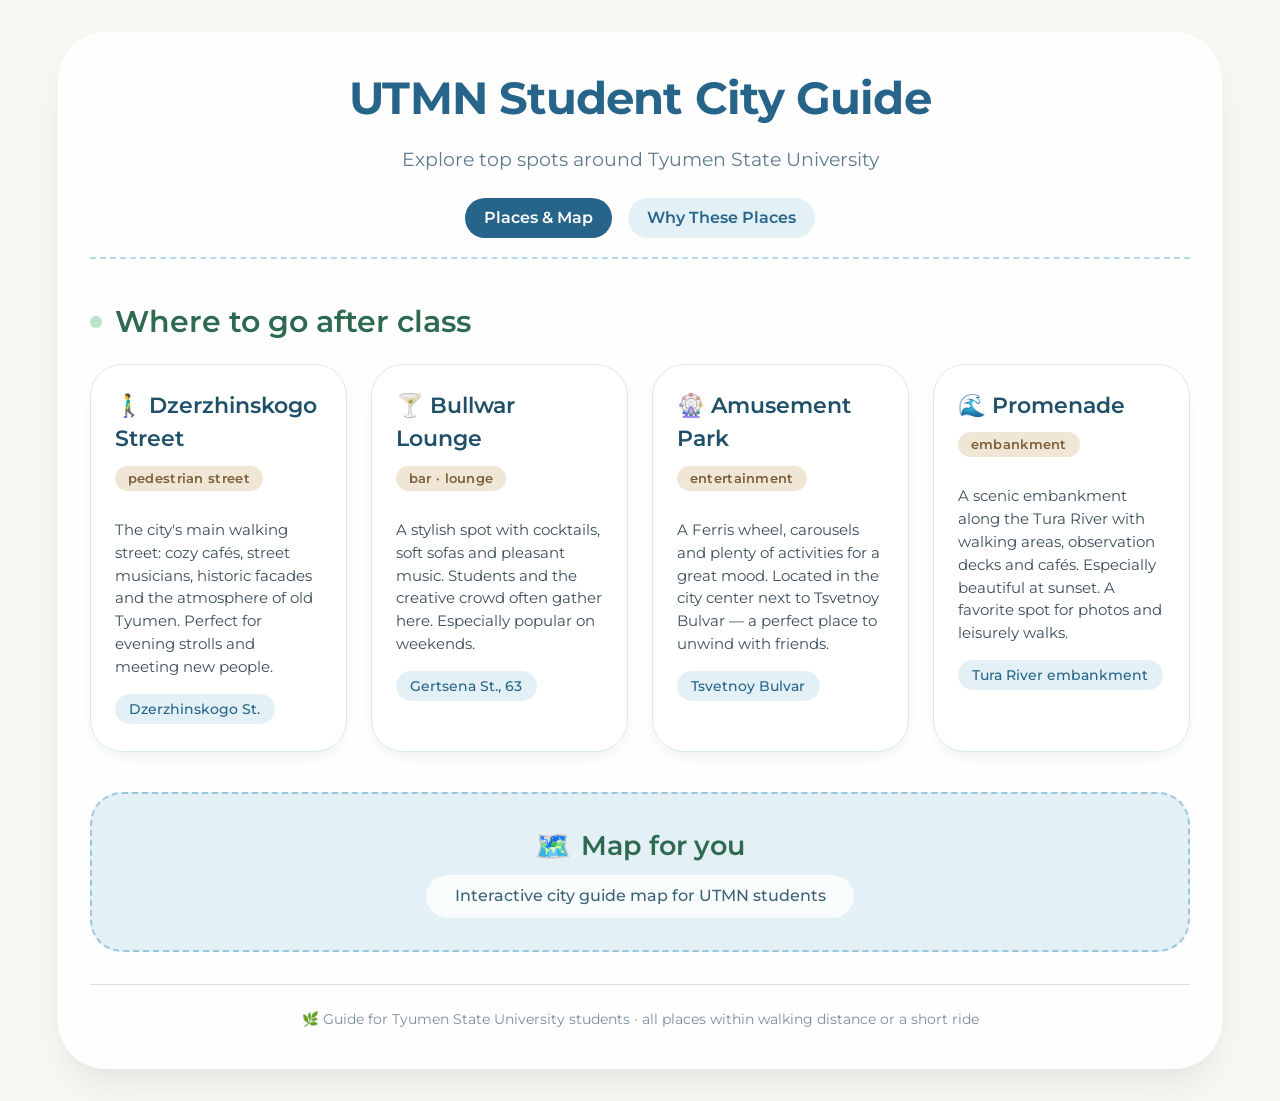
<file: index.html>
<!DOCTYPE html>
<html lang="en">
<head>
  <meta charset="UTF-8">
  <meta name="viewport" content="width=device-width, initial-scale=1.0">
  <title>UTMN Student City Guide</title>
  <link rel="preconnect" href="https://fonts.googleapis.com">
  <link rel="preconnect" href="https://fonts.gstatic.com" crossorigin>
  <link href="https://fonts.googleapis.com/css2?family=Montserrat:wght@400;500;600;700&display=swap" rel="stylesheet">
  <!-- Вот эта строчка связывает сайт с твоим style.css: -->
  <link rel="stylesheet" href="style.css">
</head>
<body>
  <div class="page">
    <header>
      <h1>UTMN Student City Guide</h1>
      <p class="subhead">Explore top spots around Tyumen State University</p>
      <nav class="nav-links">
        <a href="index.html" class="active">Places & Map</a>
        <a href="about.html">Why These Places</a>
      </nav>
    </header>

    <section>
      <div class="section-title">
        <span></span> Where to go after class
      </div>
      <div class="card-grid">

        <div class="place-card">
          <h3>🚶‍♂️ Dzerzhinskogo Street</h3>
          <div class="tag">pedestrian street</div>
          <p>The city's main walking street: cozy cafés, street musicians, historic facades and the atmosphere of old Tyumen. Perfect for evening strolls and meeting new people.</p>
          <div class="address">Dzerzhinskogo St.</div>
        </div>

        <div class="place-card">
          <h3>🍸 Bullwar Lounge</h3>
          <div class="tag">bar · lounge</div>
          <p>A stylish spot with cocktails, soft sofas and pleasant music. Students and the creative crowd often gather here. Especially popular on weekends.</p>
          <div class="address">Gertsena St., 63</div>
        </div>

        <div class="place-card">
          <h3>🎡 Amusement Park</h3>
          <div class="tag">entertainment</div>
          <p>A Ferris wheel, carousels and plenty of activities for a great mood. Located in the city center next to Tsvetnoy Bulvar — a perfect place to unwind with friends.</p>
          <div class="address">Tsvetnoy Bulvar</div>
        </div>

        <div class="place-card">
          <h3>🌊 Promenade</h3>
          <div class="tag">embankment</div>
          <p>A scenic embankment along the Tura River with walking areas, observation decks and cafés. Especially beautiful at sunset. A favorite spot for photos and leisurely walks.</p>
          <div class="address">Tura River embankment</div>
        </div>

      </div>
    </section>

    <div class="map-placeholder" id="map-container">
      <h2><span class="map-icon">🗺️</span> Map for you</h2>
      <p>Interactive city guide map for UTMN students</p>
    </div>

    <div class="footer-note">
      🌿 Guide for Tyumen State University students · all places within walking distance or a short ride
    </div>
  </div>
</body>
</html>
</file>
<file: style.css>
body {
  font-family: 'Montserrat', 'Open Sans', sans-serif;
  background-color: #f9f7f3;
  color: #2f3e46;
  line-height: 1.5;
  padding: 2rem 1rem;
  margin: 0;
}

.page {
  max-width: 1100px;
  margin: 0 auto;
  background-color: rgba(255, 255, 255, 0.85);
  border-radius: 3rem;
  padding: 2.5rem 2rem;
  box-shadow: 0 20px 35px -10px rgba(100, 100, 100, 0.15);
  backdrop-filter: blur(2px);
}

h1 {
  font-size: 2.8rem;
  font-weight: 700;
  text-align: center;
  letter-spacing: -0.02em;
  color: #26648a;
  margin-top: 0;
  margin-bottom: 0.4rem;
  line-height: 1.2;
}

.subhead {
  text-align: center;
  font-weight: 400;
  font-size: 1.2rem;
  color: #5e7c8c;
  margin-bottom: 1.5rem;
}

.nav-links {
  display: flex;
  justify-content: center;
  gap: 1rem;
  margin-bottom: 2.5rem;
  border-bottom: 2px dashed #b7d9e6;
  padding-bottom: 1.2rem;
}

.nav-links a {
  text-decoration: none;
  color: #26648a;
  font-weight: 600;
  padding: 0.5rem 1.2rem;
  border-radius: 2rem;
  background: #e3f0f5;
  transition: all 0.2s ease;
}

.nav-links a:hover, .nav-links a.active {
  background: #26648a;
  color: #ffffff;
}

section { margin-bottom: 2.2rem; }

.section-title {
  font-size: 1.9rem;
  font-weight: 600;
  color: #2d6a4f;
  margin-bottom: 1.2rem;
  display: flex;
  align-items: center;
  gap: 0.8rem;
}

.section-title span {
  background-color: #b7e4c7;
  width: 12px;
  height: 12px;
  border-radius: 50%;
  display: inline-block;
}

.card-grid {
  display: grid;
  grid-template-columns: repeat(auto-fit, minmax(240px, 1fr));
  gap: 1.5rem;
  margin-bottom: 2rem;
}

.place-card {
  background: #ffffffd9;
  backdrop-filter: blur(3px);
  border-radius: 2rem;
  padding: 1.5rem 1.5rem 1.7rem;
  box-shadow: 0 8px 18px -8px rgba(0, 40, 60, 0.1);
  transition: transform 0.15s ease, box-shadow 0.2s;
  border: 1px solid #d7ebe0;
}

.place-card:hover {
  transform: translateY(-4px);
  box-shadow: 0 18px 28px -12px rgba(38, 100, 138, 0.2);
  border-color: #a6d9c6;
}

.place-card h3 {
  font-size: 1.4rem;
  font-weight: 600;
  color: #1f5068;
  margin-top: 0;
  margin-bottom: 0.6rem;
  display: flex;
  align-items: center;
  gap: 0.4rem;
}

.place-card .tag {
  font-size: 0.8rem;
  font-weight: 600;
  background: #f0e6d5;
  color: #7c5e3a;
  padding: 0.2rem 0.8rem;
  border-radius: 30px;
  display: inline-block;
  margin-bottom: 0.8rem;
  letter-spacing: 0.3px;
}

.place-card p {
  font-size: 0.95rem;
  color: #3b4e5a;
  margin-bottom: 0.75rem;
}

.address {
  font-weight: 500;
  color: #26648a;
  background: #e3f0f5;
  padding: 0.3rem 0.9rem;
  border-radius: 2rem;
  display: inline-block;
  font-size: 0.85rem;
  margin-top: 0.2rem;
}

.map-placeholder {
  background: #e3f0f5;
  border-radius: 2rem;
  padding: 2rem 1.5rem;
  text-align: center;
  margin: 2.5rem 0 1.8rem;
  border: 2px dashed #9bc7db;
  transition: background 0.2s;
}

.map-placeholder h2 {
  font-size: 1.7rem;
  font-weight: 600;
  color: #2d6a4f;
  margin-top: 0;
  margin-bottom: 0.5rem;
  display: flex;
  align-items: center;
  justify-content: center;
  gap: 0.6rem;
}

.map-placeholder p {
  color: #3f6375;
  font-weight: 500;
  font-size: 1rem;
  background: #ffffffc0;
  display: inline-block;
  padding: 0.6rem 1.8rem;
  border-radius: 3rem;
  backdrop-filter: blur(2px);
  margin: 0;
}

.map-icon { font-size: 1.8rem; line-height: 1; }

.why-grid {
  display: grid;
  grid-template-columns: repeat(auto-fit, minmax(200px, 1fr));
  gap: 1rem;
}

.why-card {
  background: #dfebe7;
  border-radius: 1.8rem;
  padding: 1.2rem 1.4rem;
}

.why-title {
  font-weight: 600;
  color: #26648a;
  margin-top: 0;
  margin-bottom: 0.3rem;
}

.why-desc {
  font-size: 0.9rem;
  margin: 0;
}

.footer-note {
  font-size: 0.85rem;
  text-align: center;
  color: #7a8e9b;
  margin-top: 2rem;
  border-top: 1px solid #d7e3e0;
  padding-top: 1.5rem;
}

@media (max-width: 600px) {
  body { padding: 1rem 0.5rem; }
  .page { padding: 1.8rem 1rem; border-radius: 2rem; }
  h1 { font-size: 2.1rem; }
  .section-title { font-size: 1.5rem; }
  .place-card h3 { font-size: 1.25rem; }
  .map-placeholder h2 { font-size: 1.4rem; }
}
</file>
